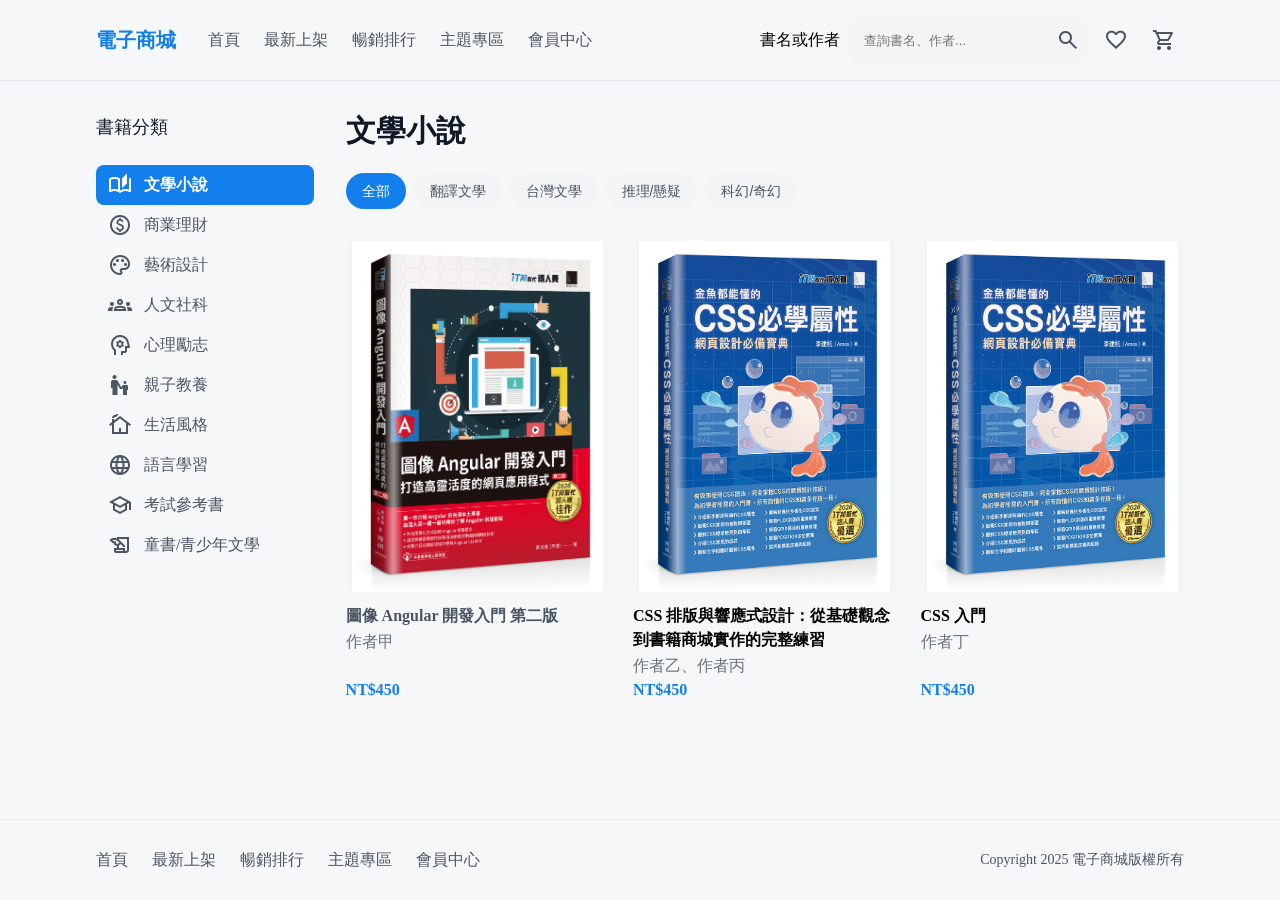
<file: src/index.html>
<!doctype html>
<html lang="zh-Hant">
  <head>
    <meta charset="UTF-8" />
    <meta name="viewport" content="width=device-width, initial-scale=1.0" />
    <title>電子商城</title>
    <link href="https://fonts.googleapis.com/css2?family=MaterialSymbolsOutlined" rel="stylesheet" />
    <link rel="stylesheet" href="style.min.css" />
  </head>
  <body>
    <section>
      <header>
        <div class="container">
          <div class="header-inner">
            <div class="header-brand">
              <h3 class="site-title">電子商城</h3>
              <nav>
                <a href="#">首頁</a>
                <a href="#">最新上架</a>
                <a href="#">暢銷排行</a>
                <a href="#">主題專區</a>
                <a href="#">會員中心</a>
              </nav>
            </div>
            <div class="header-actions">
              <label for="book-search">書名或作者</label>
              <div class="search">
                <input id="book-search" type="search" placeholder="查詢書名、作者..." />
                <button type="button" aria-label="搜尋">
                  <span class="material-symbols-outlined" aria-hidden="true">search</span>
                </button>
              </div>
              <button type="button" aria-label="我的最愛">
                <span class="material-symbols-outlined" aria-hidden="true">favorite</span>
              </button>
              <button type="button" aria-label="購物車">
                <span class="material-symbols-outlined" aria-hidden="true">shopping_cart</span>
              </button>
            </div>
          </div>
        </div>
      </header>
      <div class="main">
        <div class="container">
          <div class="content-layout">
            <aside class="category-sidebar">
              <h2 id="category-title">書籍分類</h2>
              <nav class="category-nav" aria-labelledby="category-title">
                <a href="#" class="active" aria-current="true">
                  <span class="material-symbols-outlined" aria-hidden="true">auto_stories</span>
                  <span>文學小說</span>
                </a>
                <a href="#">
                  <span class="material-symbols-outlined" aria-hidden="true">paid</span>
                  <span>商業理財</span>
                </a>
                <a href="#">
                  <span class="material-symbols-outlined" aria-hidden="true">palette</span>
                  <span>藝術設計</span>
                </a>
                <a href="#">
                  <span class="material-symbols-outlined" aria-hidden="true">groups</span>
                  <span>人文社科</span>
                </a>
                <a href="#">
                  <span class="material-symbols-outlined" aria-hidden="true">psychology</span>
                  <span>心理勵志</span>
                </a>
                <a href="#">
                  <span class="material-symbols-outlined" aria-hidden="true">escalator_warning</span>
                  <span>親子教養</span>
                </a>
                <a href="#">
                  <span class="material-symbols-outlined" aria-hidden="true">cottage</span>
                  <span>生活風格</span>
                </a>
                <a href="#">
                  <span class="material-symbols-outlined" aria-hidden="true">language</span>
                  <span>語言學習</span>
                </a>
                <a href="#">
                  <span class="material-symbols-outlined" aria-hidden="true">school</span>
                  <span>考試參考書</span>
                </a>
                <a href="#">
                  <span class="material-symbols-outlined" aria-hidden="true">history_edu</span>
                  <span>童書/青少年文學</span>
                </a>
              </nav>
            </aside>
            <main class="book-main">
              <h1>文學小說</h1>
              <div class="mobile-tools">
                <label for="mobile-search">書名或作者</label>
                <input id="mobile-search" type="search" placeholder="輸入書名或作者" />
                <details>
                  <summary>書籍分類</summary>
                  <nav aria-label="手機書籍分類">
                    <a href="#" aria-current="true">文學小說</a>
                    <a href="#">商業理財</a>
                    <a href="#">藝術設計</a>
                    <a href="#">人文社科</a>
                    <a href="#">心理勵志</a>
                    <a href="#">親子教養</a>
                    <a href="#">生活風格</a>
                    <a href="#">語言學習</a>
                    <a href="#">考試參考書</a>
                    <a href="#">童書/青少年文學</a>
                  </nav>
                </details>
              </div>
              <div class="tag">
                <button type="button" class="selected">全部</button>
                <button type="button">翻譯文學</button>
                <button type="button">台灣文學</button>
                <button type="button">推理/懸疑</button>
                <button type="button">科幻/奇幻</button>
              </div>
              <div class="books">
                <div>
                  <img src="./assets/images/angular.jpg" alt="圖像 Angular 開發入門第二版封面" />
                  <h4><a href="./book.html">圖像 Angular 開發入門 第二版</a></h4>
                  <span>作者甲</span>
                  <span>NT$450</span>
                </div>
                <div>
                  <img src="./assets/images/css.jpg" alt="CSS 書籍封面" />
                  <h4>CSS 排版與響應式設計：從基礎觀念到書籍商城實作的完整練習</h4>
                  <span>作者乙、作者丙</span>
                  <span>NT$450</span>
                </div>
                <div>
                  <img src="./assets/images/css.jpg" alt="CSS 書籍封面" />
                  <h4>CSS 入門</h4>
                  <span>作者丁</span>
                  <span>NT$450</span>
                </div>
              </div>
            </main>
          </div>
        </div>
      </div>
      <footer>
        <div class="container">
          <div class="footer-inner">
            <nav class="footer-nav" aria-label="頁尾導覽">
              <a href="#">首頁</a>
              <a href="#">最新上架</a>
              <a href="#">暢銷排行</a>
              <a href="#">主題專區</a>
              <a href="#">會員中心</a>
            </nav>
            <p>Copyright 2025 電子商城版權所有</p>
          </div>
        </div>
      </footer>
    </section>
  </body>
</html>
</file>
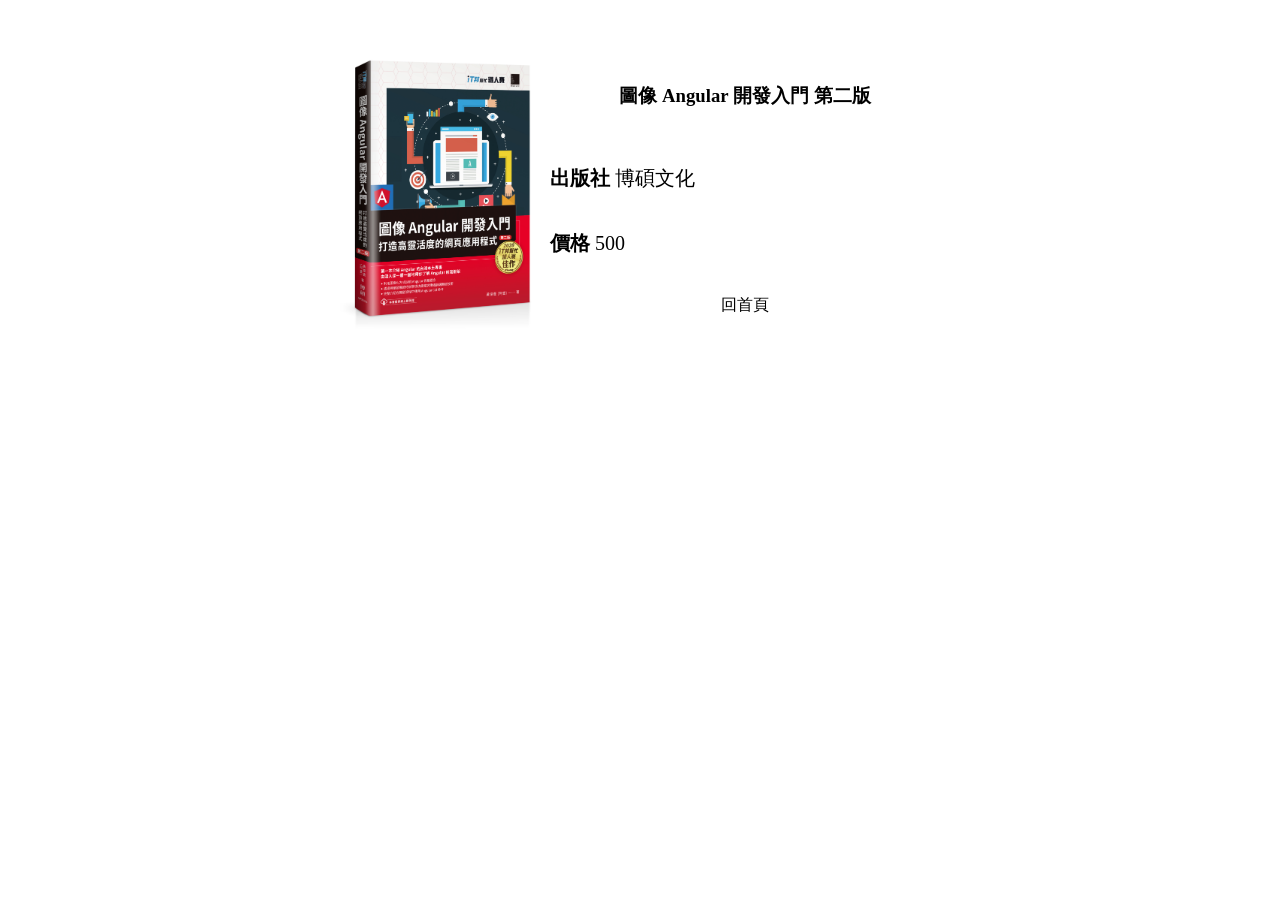
<file: src/angular.html>
<!doctype html>
<html lang="en">
  <head>
    <meta charset="UTF-8" />
    <meta name="viewport" content="width=device-width, initial-scale=1.0" />
    <title>圖像 Angular 開發入門 第二版</title>
    <link rel="stylesheet" href="angular.css" />
  </head>
  <body>
    <section class="container">
      <img src="./assets/images/angular.jpg" alt="" />
      <h3>圖像 Angular 開發入門 第二版</h3>
      <div class="column">
        <strong>出版社</strong>
        <span>博碩文化</span>
      </div>
      <div class="column">
        <strong>價格</strong>
        <span>500</span>
      </div>
      <div class="toolbar">
        <a href="./index.html">回首頁</a>
      </div>
    </section>
  </body>
</html>
</file>
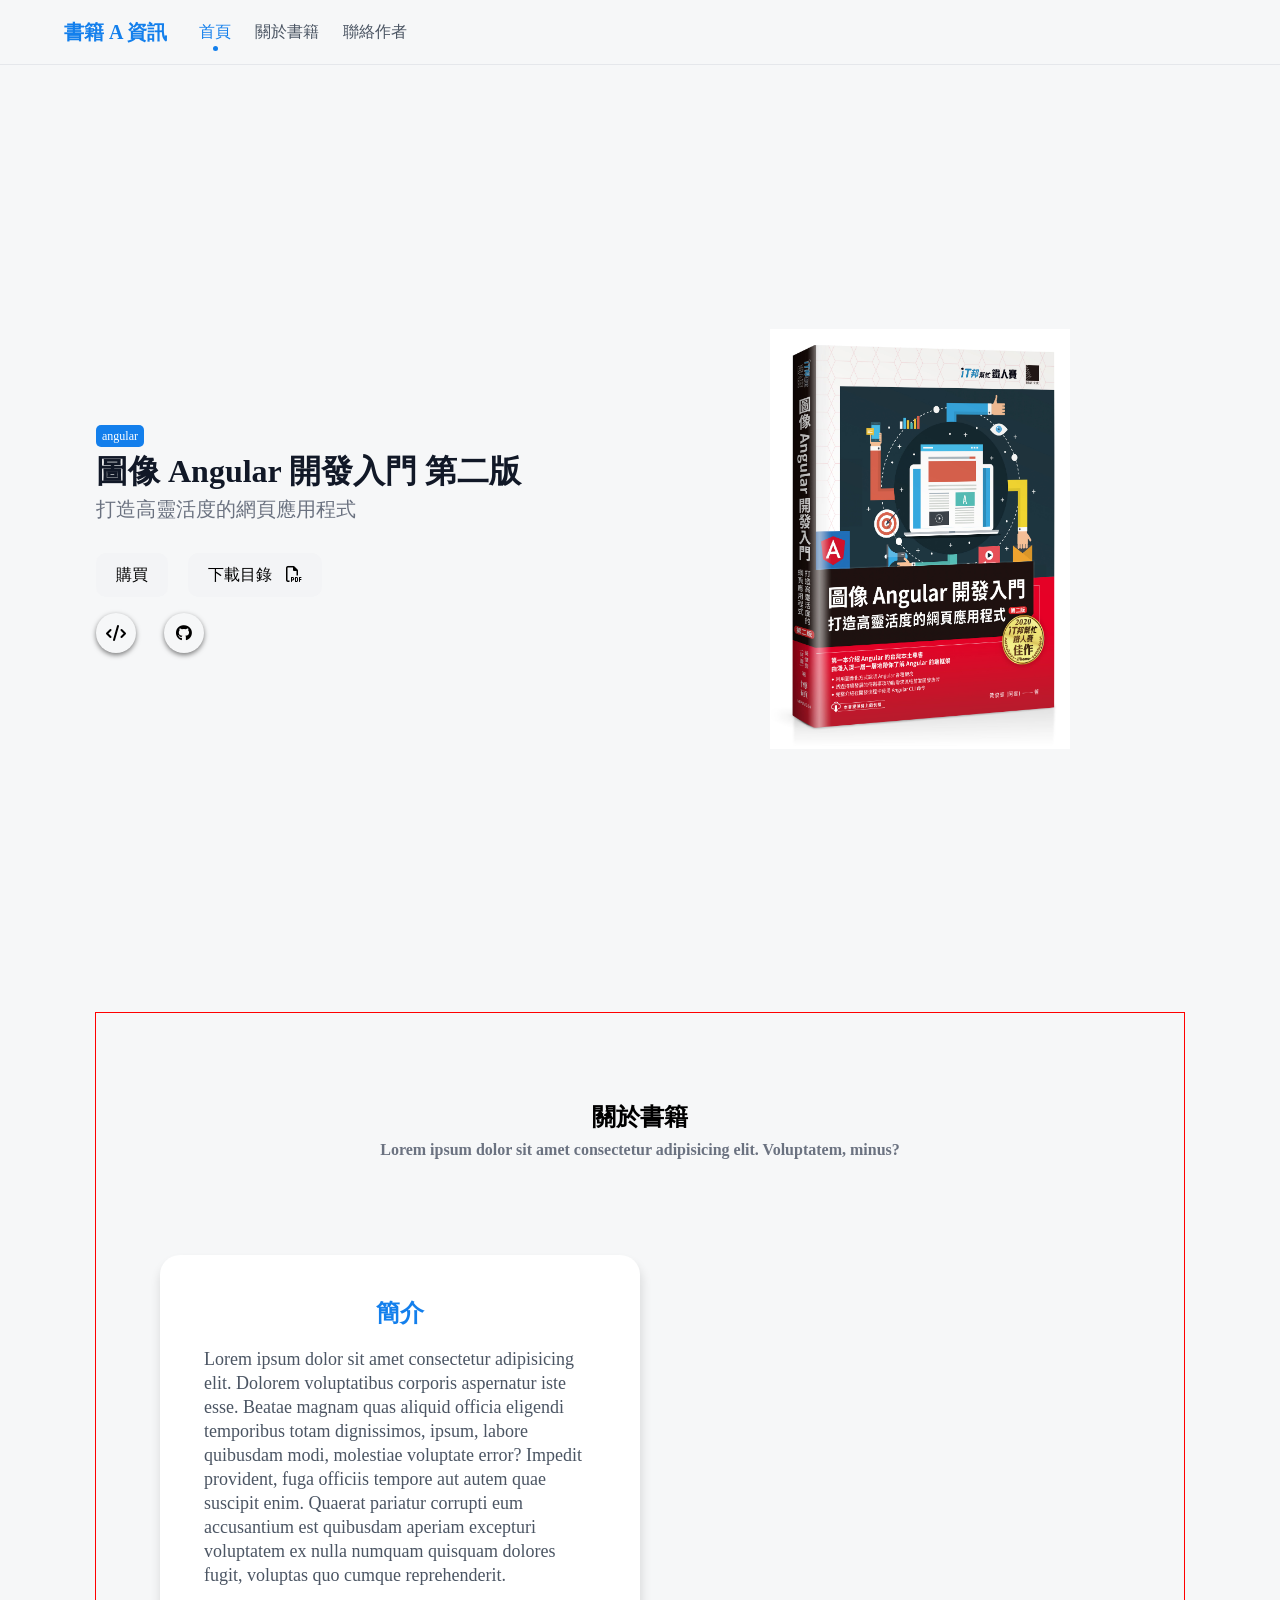
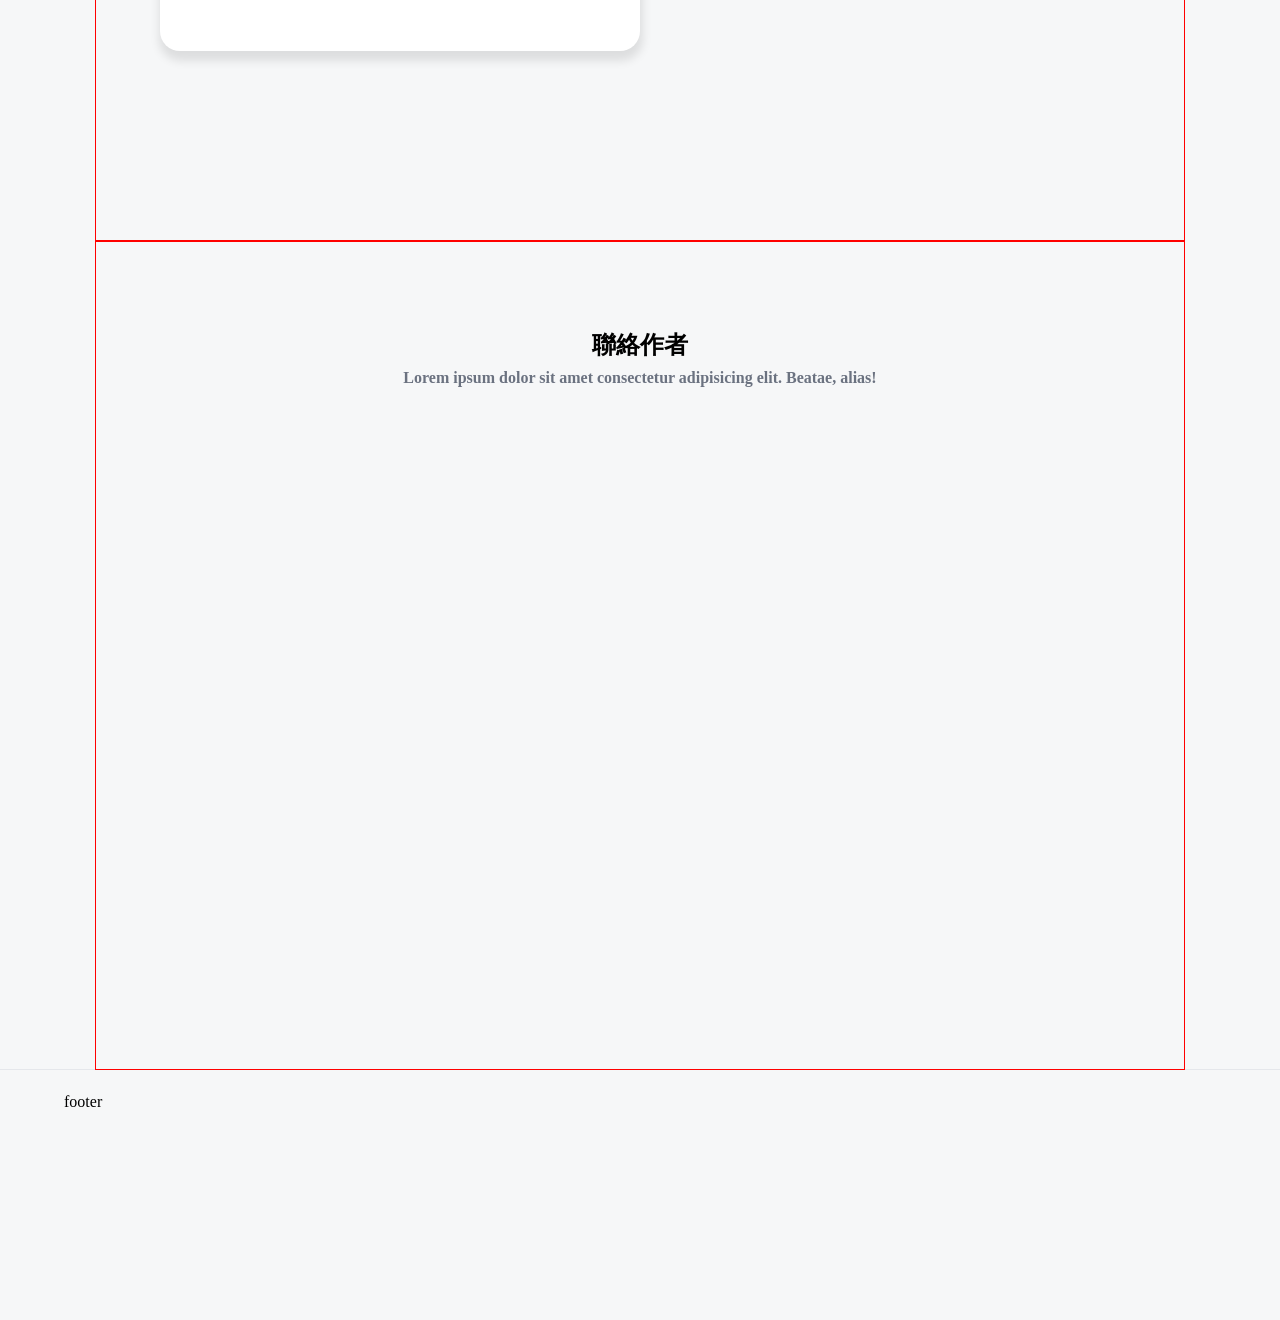
<file: src/book.html>
<!DOCTYPE html>
<html lang=zh-Hant">
  <head>
    <meta charset="UTF-8" />
    <meta name="viewport" content="width=device-width, initial-scale=1.0" />
    <title>書籍 A 資訊</title>
    <link rel="stylesheet" href="book.min.css" />
    <link rel="stylesheet" href="https://cdnjs.cloudflare.com/ajax/libs/font-awesome/6.6.0/css/all.min.css" />
  </head>
  <body>
    <section>
      <header>
        <div class="container">
          <div>
            <strong class="book-brand">書籍 A 資訊</strong>
            <nav aria-label="書籍頁導覽">
              <a href="#home" class="active">首頁</a>
              <a href="#book">關於書籍</a>
              <a href="#contact">聯絡作者</a>
            </nav>
          </div>
        </div>
      </header>
            <main class="wrapper">
        <div id="home" class="home">
          <div class="text">
            <span>angular</span>
            <h3>圖像 Angular 開發入門 第二版</h3>
            <strong>打造高靈活度的網頁應用程式</strong>
            <div class="button">
              <button type="button">購買</button>
              <button type="button">下載目錄 <i class="fa-regular fa-file-pdf"></i></button>
            </div>
            <div class="icons">
              <div class="icon"><i class="fa-solid fa-code"></i></div>
              <div class="icon"><i class="fa-brands fa-github"></i></div>
            </div>
          </div>
          <div class="image">
            <img src="./assets/images/angular.jpg" alt="圖像 Angular 開發入門第二版封面" />
          </div>
        </div>
          <div id="book" class="page">
          <div class="title">
            <h2>關於書籍</h2>
            <strong>Lorem ipsum dolor sit amet consectetur adipisicing elit. Voluptatem, minus?</strong>
          </div>
                    <div class="content">
            <div class="introduce">
              <div class="card">
                <h3>簡介</h3>
                <div>
                  Lorem ipsum dolor sit amet consectetur adipisicing elit. Dolorem voluptatibus corporis aspernatur iste esse. Beatae magnam
                  quas aliquid officia eligendi temporibus totam dignissimos, ipsum, labore quibusdam modi, molestiae voluptate error?
                  Impedit provident, fuga officiis tempore aut autem quae suscipit enim. Quaerat pariatur corrupti eum accusantium est
                  quibusdam aperiam excepturi voluptatem ex nulla numquam quisquam dolores fugit, voluptas quo cumque reprehenderit.
                </div>
              </div>
            </div>
            <div class="skills"></div>
          </div>
        </div>
        <div id="contact" class="page">
          <div class="title">
            <h2>聯絡作者</h2>
            <strong>Lorem ipsum dolor sit amet consectetur adipisicing elit. Beatae, alias!</strong>
          </div>
        </div>
      </main>
      <footer>
        <div class="container">
          <div>footer</div>
        </div>
      </footer>
    </section>
       <script src="./main.js"></script>
  </body>
</html>
</file>
<file: src/angular.css>
section.container {
  margin: 0px auto;
  margin-top: 50px;
  width: 600px;
  display: grid;
  grid-template-columns: 200px 1fr;
  gap: 10px;
}

img {
  width: 100%;
  grid-row: 1 / 5;
}

h3,
div.toolbar {
  text-align: center;
  align-self: center;
}

div.column {
  font-size: 20px;
  align-self: center;
}

a,
a:active,
a:hover,
a:focus {
  color: black;
  text-decoration: none;
}
</file>
<file: src/style.min.css>
:root{--search-bar-display: flex;--aside-display: block;--book-min-width: 256px;--container-padding-left: 2rem;--container-padding-right: 2rem;--nav-display: flex}@media(max-width: 1024px){:root{--search-bar-display: none;--aside-display: none;--book-min-width: 200px}}@media(max-width: 640px){:root{--container-padding-left: 1.5rem;--container-padding-right: 1.5rem;--nav-display: none}}:root{--primary-color: #137fec;--second-color: #aa8e12;--white-color: #fff;--background-color: #f6f7f8;--text-color: #4b5563;--border-color: #e5e7eb;--gray-color-100: #f3f4f6;--gray-color-500: #6b7280;--header-color: #111827}section{display:flex;flex-direction:column;min-height:100vh}section>.main{flex-grow:1}.container{width:100%;max-width:90vw;box-sizing:border-box;margin:0 auto;padding-left:var(--container-padding-left);padding-right:var(--container-padding-right)}a{color:var(--text-color);text-decoration:none}a:hover{color:var(--primary-color)}a:focus-visible{outline:2px solid var(--primary-color);outline-offset:3px}header{border-bottom:solid 1px var(--border-color);background-color:var(--background-color);position:sticky;top:0;z-index:50}header .header-inner{min-height:4rem;height:auto;flex-wrap:wrap;gap:.5rem 1rem;padding-block:.5rem;display:flex;justify-content:space-between;align-items:center}header .header-inner .site-title{margin:0px;font-size:1.25rem;font-weight:700;line-height:1.75rem;color:#137fec}header .header-inner .header-brand,header .header-inner .header-actions{display:flex;align-items:center}header .header-inner .header-brand.header-brand,header .header-inner .header-actions.header-brand{min-width:0;flex-wrap:wrap;gap:.5rem 2rem}header .header-inner .header-brand.header-actions,header .header-inner .header-actions.header-actions{gap:.5rem}header .header-inner nav{display:var(--nav-display);flex-wrap:wrap;gap:1.5rem}header .header-inner label[for=book-search]{display:var(--search-bar-display)}header .header-inner div.search{display:var(--search-bar-display);align-items:stretch;gap:0}header .header-inner div.search input{border-top-left-radius:1rem;border-bottom-left-radius:1rem;width:200px;padding:1rem .5rem 1rem 1rem;border:none;background-color:var(--gray-color-100)}header .header-inner div.search button{border-top-right-radius:1rem;border-bottom-right-radius:1rem;padding:.5rem;border:none;cursor:pointer;background-color:var(--gray-color-100)}header .header-inner .search input:focus-visible,header .header-inner button:focus-visible{outline:2px solid var(--primary-color);outline-offset:3px}header .header-inner button{background-color:rgba(0,0,0,0);padding:.5rem;border:none;cursor:pointer;color:var(--text-color);display:inline-flex;align-items:center;justify-content:center}header .material-symbols-outlined{font-size:1.5rem;line-height:1}.content-layout{display:flex;align-items:flex-start;gap:2rem;padding-block:2rem}.category-sidebar{display:var(--aside-display);width:20%;flex-shrink:0;position:sticky;top:6rem}.category-sidebar h2{margin:0;font-size:1.125rem;font-weight:500;line-height:1.75rem;color:var(--header-color)}.category-sidebar .category-nav{margin-block:1.5rem}.category-sidebar .category-nav a{display:flex;align-items:center;gap:.75rem;padding:.5rem .75rem;border-radius:.5rem;overflow-wrap:anywhere}.category-sidebar .category-nav a:hover{background-color:var(--gray-color-100);color:var(--primary-color)}.category-sidebar .category-nav a.active{background-color:var(--primary-color);color:#fff;font-weight:700}.category-sidebar .category-nav .material-symbols-outlined{flex-shrink:0;font-size:1.5rem;line-height:1}.book-main{flex:1 1 0%;min-width:0;overflow-wrap:anywhere}.book-main h1{margin:0 0 1.5rem;font-size:1.875rem;font-weight:600;line-height:2.25rem;color:var(--header-color)}.book-main .tag{display:flex;flex-wrap:wrap;gap:.5rem;margin-bottom:2rem}.book-main .tag button{padding:.5rem 1rem;border:0;border-radius:1.5rem;font-size:.875rem;font-weight:500;line-height:1.25rem;color:var(--text-color);background-color:var(--gray-color-100);cursor:pointer}.book-main .tag button:focus-visible{outline:2px solid var(--primary-color);outline-offset:3px}.book-main .tag button.selected{background-color:var(--primary-color);color:#fff}.book-main .books{display:grid;grid-template-columns:repeat(auto-fill, minmax(min(100%, var(--book-min-width)), 1fr));gap:2.5rem 1.5rem}.book-main .books>div{display:flex;flex-direction:column;gap:.25rem;min-width:0;overflow-wrap:anywhere}.book-main .books>div img{display:block;width:100%;border-radius:.5rem;aspect-ratio:3/4;-o-object-fit:contain;object-fit:contain;background:var(--gray-color-100)}.book-main .books>div h4{margin:.5rem 0 0;font-size:1rem;font-weight:600;line-height:1.5rem}.book-main .books>div h4 a:hover{color:var(--primary-color)}.book-main .books>div h4 a:focus-visible{outline:2px solid var(--primary-color);outline-offset:3px}.book-main .books>div span:first-of-type{color:var(--gray-color-500)}.book-main .books>div span:last-of-type{color:var(--primary-color);font-weight:700;margin-top:auto}.mobile-tools{display:none}@media(max-width: 1024px){.mobile-tools{display:grid;gap:.75rem;margin-bottom:1.5rem}.mobile-tools input{width:100%;min-width:0;box-sizing:border-box;padding:.75rem}.mobile-tools summary{cursor:pointer;padding-block:.5rem}.mobile-tools nav{display:grid;gap:.5rem}}.mobile-tools :focus-visible{outline:2px solid var(--primary-color);outline-offset:3px}footer{border-top:1px solid var(--border-color)}footer .footer-inner{display:flex;flex-wrap:wrap;justify-content:space-between;align-items:center;gap:1rem 1.5rem;padding-block:1rem}footer .footer-nav{display:var(--nav-display);flex-wrap:wrap;gap:.75rem 1.5rem}footer p{color:var(--text-color);font-size:.875rem;font-weight:400;line-height:1.25rem}html,body{margin:0;padding:0}body{background-color:var(--background-color)}/*# sourceMappingURL=style.min.css.map */
</file>
<file: src/book.min.css>
:root{--primary-color: #137fec;--second-color: #aa8e12;--white-color: #fff;--background-color: #f6f7f8;--text-color: #4b5563;--border-color: #e5e7eb;--gray-color-100: #f3f4f6;--gray-color-500: #6b7280;--header-color: #111827}:root{--search-bar-display: flex;--aside-display: block;--book-min-width: 256px;--container-padding-left: 2rem;--container-padding-right: 2rem;--nav-display: flex}@media(max-width: 1024px){:root{--search-bar-display: none;--aside-display: none;--book-min-width: 200px}}@media(max-width: 640px){:root{--container-padding-left: 1.5rem;--container-padding-right: 1.5rem;--nav-display: none}}header{border-bottom:solid 1px var(--border-color);background-color:var(--background-color);position:sticky;top:0;z-index:50}header div.container>div{gap:2rem}header .book-brand{margin:0px;font-size:1.25rem;font-weight:700;line-height:1.75rem;color:var(--primary-color)}header nav{display:var(--nav-display);gap:1.5rem}header nav .active{position:relative;color:var(--primary-color)}header nav .active::after{content:"";width:5px;height:5px;background-color:var(--primary-color);border-radius:50%;position:absolute;left:calc(50% - 2.5px);bottom:-8px}section{width:100%}section div.container{max-width:90vw;margin:0px auto;padding-left:var(--container-padding-left);padding-right:var(--container-padding-right)}section div.container>div{width:100%;height:4rem;display:flex;align-items:center}section main.wrapper{box-sizing:border-box;width:100%;max-width:90vw;margin:0 auto;padding-left:var(--container-padding-left);padding-right:var(--container-padding-right)}section main.wrapper>div{padding-block:4rem}section main.wrapper>div[id]{scroll-margin-top:var(--book-header-offset)}section main.wrapper>div.home{min-height:calc(100vh - var(--book-header-offset, 5rem))}section main.wrapper>div.page{outline:solid 1px red;min-height:700px}section main.wrapper>div.page div.title{margin-top:1.5rem;margin-bottom:6rem;text-align:center}section main.wrapper>div.page div.title h2{margin:0;margin-bottom:.5rem}section main.wrapper>div.page div.title strong{color:var(--gray-color-500)}section a{color:var(--text-color);text-decoration:inherit}section a:hover{color:var(--primary-color)}footer{border-top:1px solid var(--border-color);height:250px}div.home{display:flex;justify-content:space-between;gap:2rem}div.home>div{flex:1 1 0%;min-width:0;width:auto;overflow-wrap:anywhere}div.home>div .book-title{line-height:1.3}div.home>div.text{display:flex;flex-direction:column;justify-content:center}div.home>div.text>span{align-self:flex-start;background-color:var(--primary-color);color:var(--white-color);padding:3px 6px;font-size:.75rem;font-weight:400;line-height:1rem;border-radius:5px}div.home>div.text h3{margin:0;font-size:2rem;font-weight:700;line-height:3rem;color:var(--header-color)}div.home>div.text strong{font-size:1.25rem;font-weight:400;line-height:1.75rem;margin-bottom:30px;color:var(--gray-color-500)}div.home>div.text div.button{display:flex;gap:1.25rem}div.home>div.text div.button button{font-size:1rem;font-weight:500;line-height:1.25rem;padding:.75rem 1.25rem;background-color:var(--gray-color-100);border:none;border-radius:10px;cursor:pointer}div.home>div.text div.button button:hover{background-color:var(--second-color);color:var(--white-color)}div.home>div.text div.button button>i{margin-left:10px}div.home>div.text div.icons{margin-top:1rem;display:flex;gap:1.75rem}div.home>div.text div.icons .icon{display:flex;flex-wrap:wrap;justify-content:center;align-items:center;width:40px;height:40px;border-radius:50%;box-shadow:0px 2px 5px 0px rgba(0,0,0,.5);cursor:pointer}div.home>div.image{display:flex;justify-content:center;align-items:center}div.home>div.image img{display:block;width:min(100%,var(--home-image-width, 300px));height:auto}div.content{display:flex;justify-content:space-between;gap:50px}div.introduce{width:50%}div.introduce div.card{display:flex;flex-direction:column;justify-content:center;align-items:center;margin-left:4rem;padding:1.5rem 1.25rem 4rem;background-color:var(--white-color);border-radius:20px;box-shadow:1px 8px 10px 2px rgba(0,0,0,.1)}div.introduce div.card h3{margin-bottom:1.5rem;font-size:1.5rem;font-weight:600;line-height:1.25rem;color:var(--primary-color)}div.introduce div.card>div{padding-inline:1.5rem;font-size:1.125rem;font-weight:400;line-height:1.5rem;color:var(--text-color)}html,body{margin:0;padding:0}html{scroll-behavior:smooth}body{background-color:var(--background-color)}@media(prefers-reduced-motion: reduce){html{scroll-behavior:auto}}/*# sourceMappingURL=book.min.css.map */
</file>
